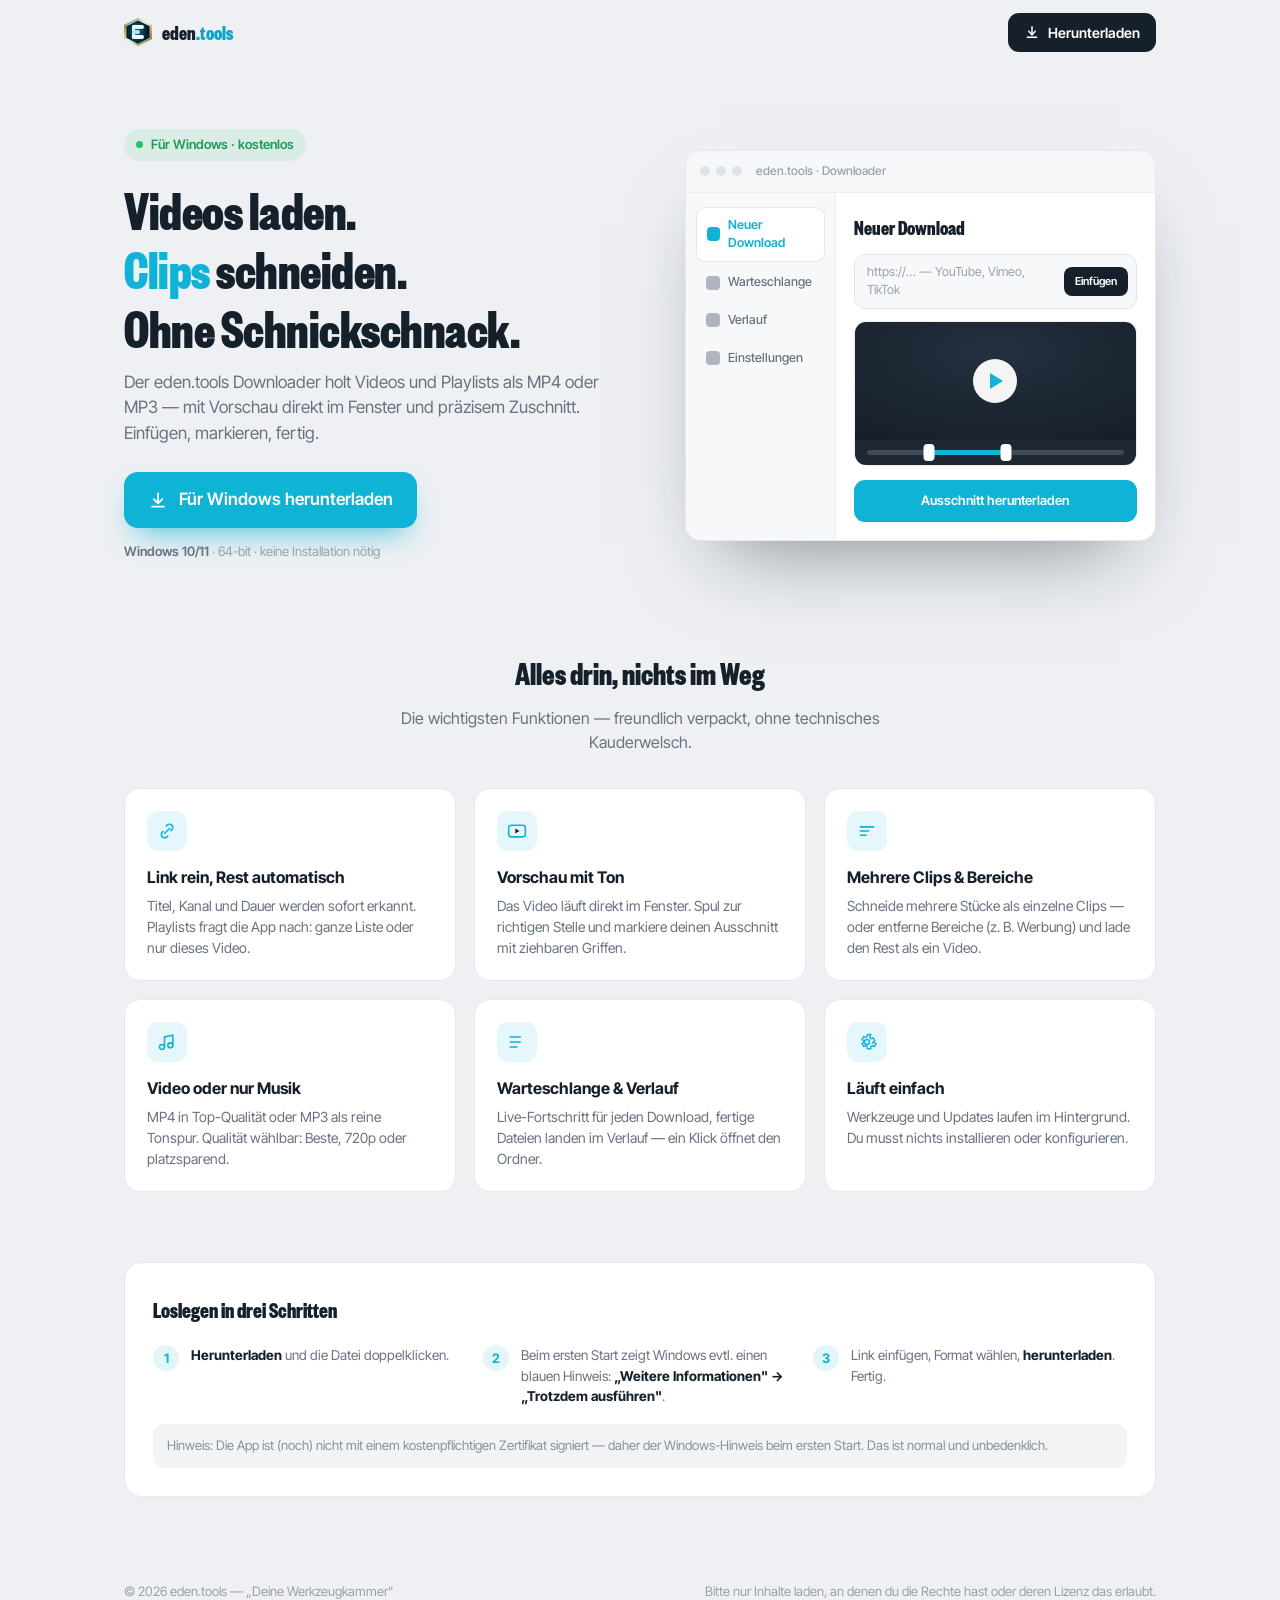
<file: site/index.html>
<!DOCTYPE html>
<html lang="de">
<head>
<meta charset="utf-8">
<meta name="viewport" content="width=device-width, initial-scale=1">
<title>eden.tools — Downloader</title>
<meta name="description" content="Eden.tools Downloader — Videos laden, Clips schneiden, ohne Schnickschnack. Für Windows.">
<style>
@font-face{font-family:'Founders';src:url('fonts/FoundersGroteskX-Condensed-Bold.otf') format('opentype');font-weight:700;font-display:block}
@font-face{font-family:'Founders';src:url('fonts/FoundersGroteskX-Condensed-Semibold.otf') format('opentype');font-weight:600;font-display:block}
@font-face{font-family:'InterTight';src:url('fonts/InterTight-Regular.ttf') format('truetype');font-weight:400;font-display:swap}
@font-face{font-family:'InterTight';src:url('fonts/InterTight-Medium.ttf') format('truetype');font-weight:500;font-display:swap}
@font-face{font-family:'InterTight';src:url('fonts/InterTight-SemiBold.ttf') format('truetype');font-weight:600;font-display:swap}
@font-face{font-family:'InterTight';src:url('fonts/InterTight-Bold.ttf') format('truetype');font-weight:700;font-display:swap}

:root{
  --accent:#0fb3d6; --accent-logo:#0fa6c9;
  --bg:#eef0f3; --card:#fff;
  --ink:#16202b; --muted:#6a7280; --weak:#8a9099; --weaker:#9aa1ab;
  --border:#e7e9ed; --border-2:#eceef1; --divider:#f1f3f5;
  --success:#22c06a; --success-ink:#1f9d57;
  --player:#161d27; --player-bar:#1e2733;
}
*{box-sizing:border-box}
html,body{margin:0;padding:0}
body{
  font-family:'InterTight',system-ui,-apple-system,sans-serif;
  color:var(--ink); background:var(--bg);
  -webkit-font-smoothing:antialiased; line-height:1.5;
}
a{color:inherit; text-decoration:none}
.wrap{max-width:1080px; margin:0 auto; padding:0 24px}

/* header */
header{position:sticky; top:0; z-index:10; background:rgba(238,240,243,.85); backdrop-filter:blur(8px); border-bottom:1px solid var(--border-2)}
.bar{display:flex; align-items:center; justify-content:space-between; height:64px}
.brand{display:flex; align-items:center; gap:10px}
.wordmark{font-family:'Founders',sans-serif; font-weight:700; font-size:22px; line-height:1}
.wordmark .a{color:var(--ink)} .wordmark .b{color:var(--accent-logo)}
.nav-cta{display:inline-flex; align-items:center; gap:8px; background:var(--ink); color:#fff; font-weight:600; font-size:14px; padding:9px 16px; border-radius:11px}

/* hero */
.hero{display:grid; grid-template-columns:1.05fr .95fr; gap:40px; align-items:center; padding:64px 0 56px}
.eyebrow{display:inline-flex; align-items:center; gap:8px; font-size:13px; font-weight:600; color:var(--success-ink); background:rgba(34,192,106,.1); padding:6px 12px; border-radius:999px}
.eyebrow .dot{width:7px;height:7px;border-radius:50%;background:var(--success)}
h1{font-family:'Founders',sans-serif; font-weight:700; font-size:58px; line-height:1.02; letter-spacing:-.5px; margin:18px 0 14px}
h1 .hl{color:var(--accent)}
.lead{font-size:17px; color:var(--muted); max-width:30em; margin:0 0 26px}
.cta-row{display:flex; align-items:center; gap:14px; flex-wrap:wrap}
.btn-download{
  display:inline-flex; align-items:center; gap:11px; background:var(--accent); color:#fff;
  font-weight:600; font-size:17px; padding:15px 24px; border-radius:14px;
  box-shadow:0 14px 30px -12px rgba(15,179,214,.8); transition:transform .12s, filter .12s;
}
.btn-download:hover{transform:translateY(-1px); filter:brightness(1.05)}
.cta-meta{font-size:13px; color:var(--weaker)}
.cta-meta b{color:var(--muted); font-weight:600}

/* app window mock */
.mock{
  border-radius:16px; overflow:hidden; background:var(--card); border:1px solid var(--border);
  box-shadow:0 40px 80px -36px rgba(20,30,45,.5);
}
.mock .tb{height:42px; display:flex; align-items:center; gap:8px; padding:0 14px; background:#f6f7f9; border-bottom:1px solid var(--border-2); font-size:12px; color:var(--weaker); font-weight:500}
.mock .dots{display:flex; gap:6px}
.mock .dots i{width:10px;height:10px;border-radius:50%;background:#dfe3e8;display:inline-block}
.mock .body{display:flex; min-height:300px}
.mock .side{width:150px; flex:none; background:#f7f8fa; border-right:1px solid var(--border-2); padding:14px 10px}
.mock .navi{display:flex; align-items:center; gap:8px; padding:8px 10px; border-radius:9px; font-size:12.5px; color:var(--muted); font-weight:500; margin-bottom:3px}
.mock .navi.on{background:#fff; border:1px solid #e3e6eb; color:var(--accent); font-weight:600}
.mock .ico{width:14px;height:14px;border-radius:4px;background:currentColor;opacity:.5}
.mock .navi.on .ico{opacity:1}
.mock .main{flex:1; padding:18px}
.mock h3{font-family:'Founders',sans-serif; font-weight:700; font-size:22px; margin:0 0 10px}
.mock .field{display:flex; align-items:center; gap:8px; background:#f7f8fa; border:1px solid #e3e6eb; border-radius:11px; padding:8px 8px 8px 12px; font-size:12.5px; color:var(--weaker)}
.mock .field .ins{margin-left:auto; background:var(--ink); color:#fff; font-size:11px; font-weight:600; padding:6px 11px; border-radius:8px}
.mock .player{margin-top:12px; border-radius:12px; overflow:hidden; border:1px solid var(--border-2)}
.mock .stage{height:118px; background:radial-gradient(120% 130% at 50% 25%,#23303f,#11171f); display:flex; align-items:center; justify-content:center}
.mock .play{width:44px;height:44px;border-radius:50%;background:rgba(255,255,255,.95);display:flex;align-items:center;justify-content:center}
.mock .play:after{content:"";border-left:13px solid var(--accent);border-top:8px solid transparent;border-bottom:8px solid transparent;margin-left:3px}
.mock .ctrls{background:var(--player-bar); padding:10px 12px}
.mock .scrub{height:5px;border-radius:999px;background:rgba(255,255,255,.16);position:relative}
.mock .scrub .band{position:absolute;left:24%;width:30%;height:5px;border-radius:999px;background:var(--accent)}
.mock .scrub .h1{position:absolute;left:24%;top:-6px;width:11px;height:17px;border-radius:4px;background:#fff;transform:translateX(-50%)}
.mock .scrub .h2{position:absolute;left:54%;top:-6px;width:11px;height:17px;border-radius:4px;background:#fff;transform:translateX(-50%)}
.mock .dlbtn{margin-top:14px;background:var(--accent);color:#fff;text-align:center;font-weight:600;font-size:13px;padding:11px;border-radius:11px}

/* features */
section.block{padding:30px 0 10px}
.sec-title{font-family:'Founders',sans-serif; font-weight:700; font-size:34px; text-align:center; margin:0 0 8px}
.sec-sub{text-align:center; color:var(--muted); margin:0 auto 34px; max-width:34em}
.grid{display:grid; grid-template-columns:repeat(3,1fr); gap:18px}
.feat{background:var(--card); border:1px solid var(--border); border-radius:16px; padding:22px}
.feat .badge{width:40px;height:40px;border-radius:11px;background:rgba(15,179,214,.1);display:flex;align-items:center;justify-content:center;margin-bottom:14px}
.feat .badge svg{stroke:var(--accent)}
.feat h4{font-size:16px; margin:0 0 6px}
.feat p{font-size:14px; color:var(--muted); margin:0}

/* install / smartscreen */
.install{background:var(--card); border:1px solid var(--border); border-radius:18px; padding:28px; margin-top:30px}
.install h3{font-family:'Founders',sans-serif; font-weight:700; font-size:24px; margin:0 0 6px}
.steps{display:grid; grid-template-columns:repeat(3,1fr); gap:16px; margin-top:18px}
.step{display:flex; gap:12px}
.step .n{flex:none;width:26px;height:26px;border-radius:50%;background:rgba(15,179,214,.12);color:var(--accent);font-weight:700;font-size:13px;display:flex;align-items:center;justify-content:center}
.step p{margin:0;font-size:13.5px;color:var(--muted)}
.step b{color:var(--ink)}
.note{margin-top:18px;font-size:13px;color:var(--weak);background:var(--divider);border-radius:11px;padding:12px 14px}

/* footer */
footer{margin-top:48px;border-top:1px solid var(--border-2);padding:26px 0 40px;color:var(--weaker);font-size:13px}
.foot{display:flex;justify-content:space-between;gap:16px;flex-wrap:wrap;align-items:center}

/* EdenMark logo */
.em{position:relative;display:inline-block;width:28px;height:28px;flex:none}
.em>div{position:absolute;clip-path:polygon(50% 0,100% 25%,100% 75%,50% 100%,0 75%,0 25%)}
.em .bz{inset:0;background:linear-gradient(135deg,#7c571c,#c39c4c 22%,#fff6db 46%,#efe0a8 55%,#c39c4c 74%,#7c571c);box-shadow:0 0 14px -4px rgba(56,225,255,.42)}
.em .fc{inset:5.5%;background:linear-gradient(160deg,rgba(180,245,255,.9),rgba(56,225,255,.55))}
.em .co{inset:8.5%;background:radial-gradient(72% 70% at 50% 40%,#0c2336,#06121f 54%,#03080f)}
.em .mo{position:absolute;left:30%;top:25.5%;width:40%;height:49%;clip-path:none;filter:drop-shadow(0 0 5px rgba(56,225,255,.6))}
.em .mo i{position:absolute;border-radius:2px;background:linear-gradient(180deg,#fff,#d6f3ff)}
.em .mo .b1{left:0;top:0;width:25%;height:100%}
.em .mo .b2{left:0;top:0;width:100%;height:25%}
.em .mo .b3{left:0;top:37.5%;width:72%;height:25%;background:#9fe9ff}
.em .mo .b4{left:0;bottom:0;width:100%;height:25%}

@media (max-width:840px){
  .hero{grid-template-columns:1fr; gap:30px; padding:40px 0}
  h1{font-size:42px}
  .grid,.steps{grid-template-columns:1fr}
}
</style>
</head>
<body>

<header>
  <div class="wrap bar">
    <div class="brand">
      <span class="em"><div class="bz"></div><div class="fc"></div><div class="co"></div><span class="mo"><i class="b1"></i><i class="b2"></i><i class="b3"></i><i class="b4"></i></span></span>
      <span class="wordmark"><span class="a">eden</span><span class="b">.tools</span></span>
    </div>
    <a class="nav-cta" href="#download">
      <svg width="16" height="16" viewBox="0 0 24 24" fill="none" stroke="#fff" stroke-width="2.2" stroke-linecap="round" stroke-linejoin="round"><path d="M12 4v12"/><path d="M7 11l5 5 5-5"/><path d="M5 20h14"/></svg>
      Herunterladen
    </a>
  </div>
</header>

<main class="wrap">

  <!-- HERO -->
  <section class="hero" id="download">
    <div>
      <span class="eyebrow"><span class="dot"></span>Für Windows · kostenlos</span>
      <h1>Videos laden.<br><span class="hl">Clips</span> schneiden.<br>Ohne Schnickschnack.</h1>
      <p class="lead">Der eden.tools Downloader holt Videos und Playlists als MP4 oder MP3 — mit Vorschau direkt im Fenster und präzisem Zuschnitt. Einfügen, markieren, fertig.</p>
      <div class="cta-row">
        <a class="btn-download" href="downloads/Eden-Downloader.exe" download>
          <svg width="20" height="20" viewBox="0 0 24 24" fill="none" stroke="#fff" stroke-width="2.2" stroke-linecap="round" stroke-linejoin="round"><path d="M12 4v12"/><path d="M7 11l5 5 5-5"/><path d="M5 20h14"/></svg>
          Für Windows herunterladen
        </a>
        <span class="cta-meta"><b>Windows 10/11</b> · 64-bit · keine Installation nötig</span>
      </div>
    </div>

    <!-- App-Mock -->
    <div class="mock" aria-hidden="true">
      <div class="tb"><span class="dots"><i></i><i></i><i></i></span><span style="margin-left:6px">eden.tools · Downloader</span></div>
      <div class="body">
        <div class="side">
          <div class="navi on"><span class="ico"></span>Neuer Download</div>
          <div class="navi"><span class="ico"></span>Warteschlange</div>
          <div class="navi"><span class="ico"></span>Verlauf</div>
          <div class="navi"><span class="ico"></span>Einstellungen</div>
        </div>
        <div class="main">
          <h3>Neuer Download</h3>
          <div class="field">https://… — YouTube, Vimeo, TikTok <span class="ins">Einfügen</span></div>
          <div class="player">
            <div class="stage"><span class="play"></span></div>
            <div class="ctrls">
              <div class="scrub"><span class="band"></span><span class="h1"></span><span class="h2"></span></div>
            </div>
          </div>
          <div class="dlbtn">Ausschnitt herunterladen</div>
        </div>
      </div>
    </div>
  </section>

  <!-- FEATURES -->
  <section class="block">
    <h2 class="sec-title">Alles drin, nichts im Weg</h2>
    <p class="sec-sub">Die wichtigsten Funktionen — freundlich verpackt, ohne technisches Kauderwelsch.</p>
    <div class="grid">
      <div class="feat">
        <div class="badge"><svg width="20" height="20" viewBox="0 0 24 24" fill="none" stroke-width="1.9" stroke-linecap="round"><path d="M9 15l6-6"/><path d="M11 6l1-1a4 4 0 015.7 5.7l-1 1"/><path d="M13 18l-1 1A4 4 0 016.3 13.3l1-1"/></svg></div>
        <h4>Link rein, Rest automatisch</h4>
        <p>Titel, Kanal und Dauer werden sofort erkannt. Playlists fragt die App nach: ganze Liste oder nur dieses Video.</p>
      </div>
      <div class="feat">
        <div class="badge"><svg width="20" height="20" viewBox="0 0 24 24" fill="none" stroke-width="1.9"><rect x="2" y="5" width="20" height="14" rx="3"/><path d="M10 9l5 3-5 3z" fill="currentColor" stroke="none"/></svg></div>
        <h4>Vorschau mit Ton</h4>
        <p>Das Video läuft direkt im Fenster. Spul zur richtigen Stelle und markiere deinen Ausschnitt mit ziehbaren Griffen.</p>
      </div>
      <div class="feat">
        <div class="badge"><svg width="20" height="20" viewBox="0 0 24 24" fill="none" stroke-width="1.9" stroke-linecap="round"><path d="M4 7h16M4 12h10M4 17h7"/></svg></div>
        <h4>Mehrere Clips & Bereiche</h4>
        <p>Schneide mehrere Stücke als einzelne Clips — oder entferne Bereiche (z. B. Werbung) und lade den Rest als ein Video.</p>
      </div>
      <div class="feat">
        <div class="badge"><svg width="20" height="20" viewBox="0 0 24 24" fill="none" stroke-width="1.9"><path d="M9 18V6l10-2v12"/><circle cx="6" cy="18" r="3"/><circle cx="16" cy="16" r="3"/></svg></div>
        <h4>Video oder nur Musik</h4>
        <p>MP4 in Top-Qualität oder MP3 als reine Tonspur. Qualität wählbar: Beste, 720p oder platzsparend.</p>
      </div>
      <div class="feat">
        <div class="badge"><svg width="20" height="20" viewBox="0 0 24 24" fill="none" stroke-width="1.9" stroke-linecap="round"><path d="M4 6h12M4 12h12M4 18h8"/></svg></div>
        <h4>Warteschlange & Verlauf</h4>
        <p>Live-Fortschritt für jeden Download, fertige Dateien landen im Verlauf — ein Klick öffnet den Ordner.</p>
      </div>
      <div class="feat">
        <div class="badge"><svg width="20" height="20" viewBox="0 0 24 24" fill="none" stroke-width="1.7"><circle cx="12" cy="12" r="3"/><path d="M19 13a1.6 1.6 0 00.3-1l2-1.5-2-3.4-2.3 1a7 7 0 00-1.7-1L16.5 3h-4l-.4 2.6a7 7 0 00-1.7 1l-2.3-1-2 3.4 2 1.5a7 7 0 000 2l-2 1.5 2 3.4 2.3-1a7 7 0 001.7 1l.4 2.6h4l.4-2.6a7 7 0 001.7-1l2.3 1 2-3.4-2-1.5z"/></svg></div>
        <h4>Läuft einfach</h4>
        <p>Werkzeuge und Updates laufen im Hintergrund. Du musst nichts installieren oder konfigurieren.</p>
      </div>
    </div>
  </section>

  <!-- INSTALL / SMARTSCREEN -->
  <section class="block">
    <div class="install">
      <h3>Loslegen in drei Schritten</h3>
      <div class="steps">
        <div class="step"><span class="n">1</span><p><b>Herunterladen</b> und die Datei doppelklicken.</p></div>
        <div class="step"><span class="n">2</span><p>Beim ersten Start zeigt Windows evtl. einen blauen Hinweis: <b>„Weitere Informationen" → „Trotzdem ausführen"</b>.</p></div>
        <div class="step"><span class="n">3</span><p>Link einfügen, Format wählen, <b>herunterladen</b>. Fertig.</p></div>
      </div>
      <div class="note">Hinweis: Die App ist (noch) nicht mit einem kostenpflichtigen Zertifikat signiert — daher der Windows-Hinweis beim ersten Start. Das ist normal und unbedenklich.</div>
    </div>
  </section>

</main>

<footer>
  <div class="wrap foot">
    <div>© <span id="yr"></span> eden.tools — „Deine Werkzeugkammer"</div>
    <div>Bitte nur Inhalte laden, an denen du die Rechte hast oder deren Lizenz das erlaubt.</div>
  </div>
</footer>

<script>document.getElementById('yr').textContent=new Date().getFullYear();</script>
</body>
</html>
</file>
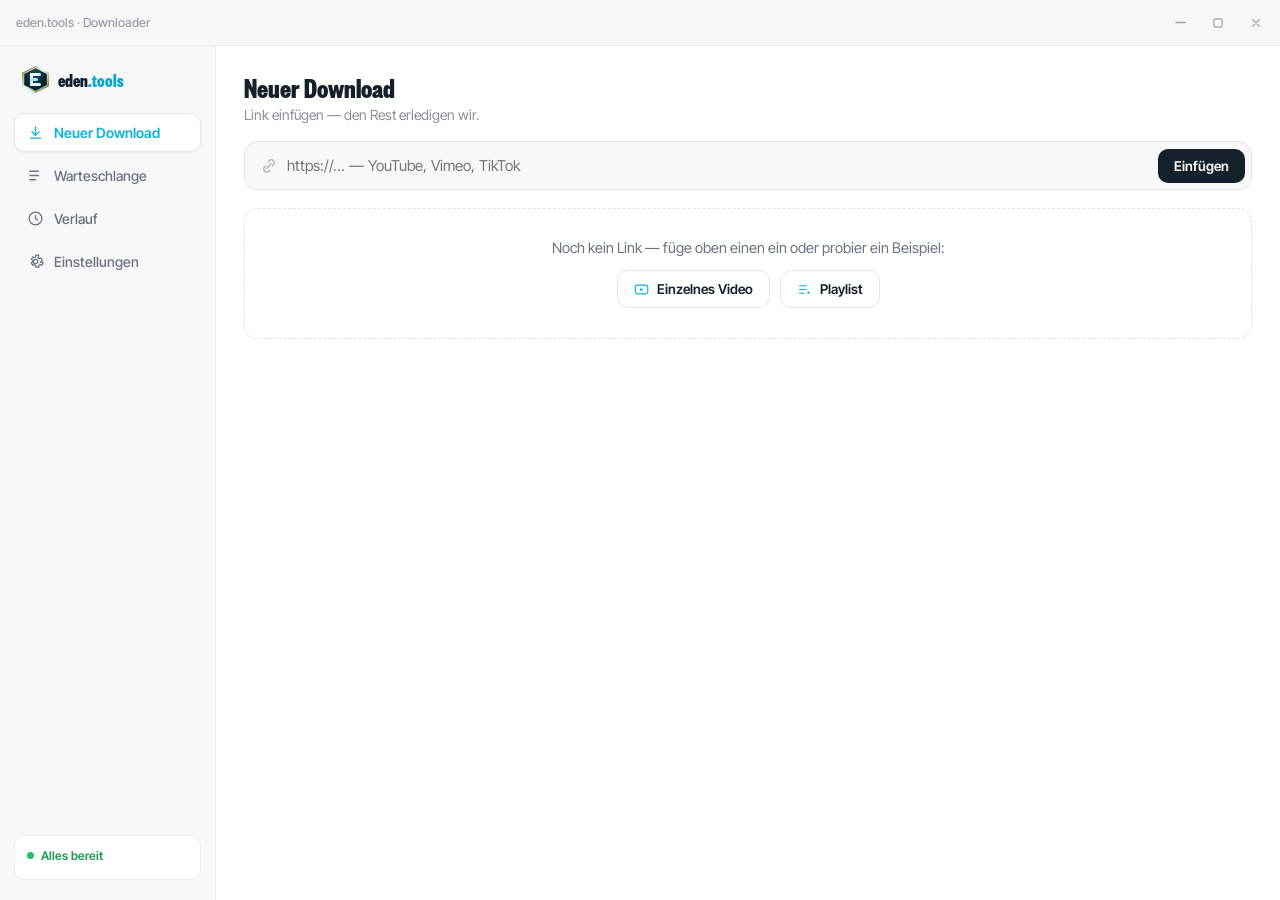
<file: web/index.html>
<!DOCTYPE html>
<html lang="de">
<head>
<meta charset="utf-8">
<meta name="viewport" content="width=device-width, initial-scale=1">
<title>Eden.tools — Downloader</title>
<link rel="stylesheet" href="styles.css">
</head>
<body>
<div class="app-bg">
  <div class="window">

    <!-- titlebar (eigene Fensterleiste; Drag-Region zum Verschieben) -->
    <div class="titlebar">
      <span class="tb-title pywebview-drag-region">eden.tools · Downloader</span>
      <div class="tb-controls">
        <button class="win-btn" id="tb-min" title="Minimieren"><svg width="13" height="13" viewBox="0 0 14 14"><path d="M2 7h10" stroke="currentColor" stroke-width="1.4" stroke-linecap="round"/></svg></button>
        <button class="win-btn" id="tb-max" title="Maximieren"><svg width="12" height="12" viewBox="0 0 14 14"><rect x="2.2" y="2.2" width="9.6" height="9.6" rx="2" stroke="currentColor" stroke-width="1.4" fill="none"/></svg></button>
        <button class="win-btn win-close" id="tb-close" title="Schließen"><svg width="12" height="12" viewBox="0 0 14 14"><path d="M3 3l8 8M11 3l-8 8" stroke="currentColor" stroke-width="1.4" stroke-linecap="round"/></svg></button>
      </div>
    </div>

    <div class="layout">

      <!-- ============ SIDEBAR ============ -->
      <div class="sidebar">
        <div class="brand">
          <span class="edenmark" style="width:27px;height:27px;flex:none">
            <div class="em-bezel"></div><div class="em-facet"></div><div class="em-core"></div><div class="em-sheen"></div>
            <span class="em-mono"><i class="b1"></i><i class="b2"></i><i class="b3"></i><i class="b4"></i></span>
          </span>
          <span class="wordmark"><span class="w-eden">eden</span><span class="w-tools">.tools</span></span>
        </div>

        <div class="nav-item active" id="nav-new" data-view="new">
          <svg width="17" height="17" viewBox="0 0 24 24" fill="none" stroke="currentColor" stroke-width="1.8" stroke-linecap="round" stroke-linejoin="round"><path d="M12 4v12"/><path d="M7 11l5 5 5-5"/><path d="M5 20h14"/></svg>
          <span class="nav-label">Neuer Download</span>
        </div>
        <div class="nav-item" id="nav-queue" data-view="queue">
          <svg width="17" height="17" viewBox="0 0 24 24" fill="none" stroke="currentColor" stroke-width="1.8" stroke-linecap="round"><path d="M4 6h12M4 12h12M4 18h8"/></svg>
          <span class="nav-label">Warteschlange</span>
          <span class="nav-badge hidden" id="queue-badge">0</span>
        </div>
        <div class="nav-item" id="nav-history" data-view="history">
          <svg width="17" height="17" viewBox="0 0 24 24" fill="none" stroke="currentColor" stroke-width="1.8" stroke-linecap="round" stroke-linejoin="round"><path d="M12 8v4l3 2"/><circle cx="12" cy="12" r="9"/></svg>
          <span class="nav-label">Verlauf</span>
        </div>
        <div class="nav-item" id="nav-settings" data-view="settings">
          <svg width="17" height="17" viewBox="0 0 24 24" fill="none" stroke="currentColor" stroke-width="1.7"><circle cx="12" cy="12" r="3"/><path d="M19.4 13a1.6 1.6 0 00.3-1l2-1.5-2-3.4-2.3 1a7 7 0 00-1.7-1L16.5 3h-4l-.4 2.6a7 7 0 00-1.7 1l-2.3-1-2 3.4 2 1.5a7 7 0 000 2l-2 1.5 2 3.4 2.3-1a7 7 0 001.7 1l.4 2.6h4l.4-2.6a7 7 0 001.7-1l2.3 1 2-3.4-2-1.5z"/></svg>
          <span class="nav-label">Einstellungen</span>
        </div>

        <div class="status-card" id="status-card">
          <div class="sc-line"><span class="sc-dot"></span><span id="status-text">Alles bereit</span></div>
          <div class="sc-sub" id="status-sub"></div>
          <div class="sc-bar hidden" id="upd-bar"><i id="upd-fill"></i></div>
          <button class="sc-btn hidden" id="upd-btn">Jetzt aktualisieren</button>
        </div>
      </div>

      <!-- ============ CONTENT ============ -->
      <div class="content">

        <!-- ---------- NEUER DOWNLOAD ---------- -->
        <div class="view" id="view-new">
          <h2>Neuer Download</h2>
          <p class="subline">Link einfügen — den Rest erledigen wir.</p>

          <div class="link-field">
            <svg width="18" height="18" viewBox="0 0 24 24" fill="none" stroke="#aab0ba" stroke-width="1.7" stroke-linecap="round"><path d="M9 15l6-6"/><path d="M11 6l1-1a4 4 0 015.7 5.7l-1 1"/><path d="M13 18l-1 1A4 4 0 016.3 13.3l1-1"/></svg>
          <input id="url-input" placeholder="https://… — YouTube, Vimeo, TikTok"/>
            <button class="btn-dark" id="paste-btn">Einfügen</button>
          </div>

          <!-- empty -->
          <div class="empty" id="empty-state">
            <div class="empty-h">Noch kein Link — füge oben einen ein oder probier ein Beispiel:</div>
            <div class="empty-actions">
              <button class="btn-example" id="ex-video">
                <svg width="15" height="15" viewBox="0 0 24 24" fill="none" stroke="var(--accent)" stroke-width="1.9"><rect x="2" y="5" width="20" height="14" rx="3"/><path d="M10 9l5 3-5 3z" fill="var(--accent)" stroke="none"/></svg>Einzelnes Video
              </button>
              <button class="btn-example" id="ex-playlist">
                <svg width="15" height="15" viewBox="0 0 24 24" fill="none" stroke="var(--accent)" stroke-width="1.9" stroke-linecap="round"><path d="M4 6h11M4 12h11M4 18h7"/><path d="M17 14v6l4-3z" fill="var(--accent)" stroke="none"/></svg>Playlist
              </button>
            </div>
          </div>

          <!-- detecting -->
          <div class="detecting hidden" id="detecting">
            <span class="spinner"></span><span>Link wird erkannt …</span>
          </div>

          <!-- detected -->
          <div class="detected hidden" id="detected">
            <div class="detected-head">
              <div style="min-width:0;">
                <div class="detected-title" id="detected-title"></div>
                <div class="detected-meta" id="detected-meta"></div>
              </div>
              <button class="icon-btn" id="clear-btn" title="Verwerfen">
                <svg width="14" height="14" viewBox="0 0 24 24" fill="none" stroke="currentColor" stroke-width="2" stroke-linecap="round"><path d="M6 6l12 12M18 6L6 18"/></svg>
              </button>
            </div>

            <!-- playlist choice -->
            <div class="pl-banner hidden" id="playlist-banner">
              <div class="pl-row">
                <svg width="18" height="18" viewBox="0 0 24 24" fill="none" stroke="var(--accent)" stroke-width="1.9" stroke-linecap="round"><path d="M4 6h11M4 12h11M4 18h7"/><path d="M17 14v6l4-3z" fill="var(--accent)" stroke="none"/></svg>
                <span class="pl-text"><strong style="font-weight:700;">Playlist erkannt</strong> — <span id="pl-count">0</span> Videos. Was möchtest du laden?</span>
              </div>
              <div class="pl-actions">
                <button class="btn-primary" id="choose-all">Ganze Playlist</button>
                <button class="btn-ghost" id="choose-single">Nur dieses Video</button>
              </div>
            </div>

            <!-- flow -->
            <div class="hidden" id="flow">
              <div class="mode-pill hidden" id="mode-pill">
                <span id="mode-pill-label"></span><span class="change" id="mode-change">ändern</span>
              </div>

              <!-- preview player -->
              <div class="player" id="player">
                <div class="player-stage">
                  <video id="preview-video" preload="metadata" playsinline></video>
                  <button class="play-btn" id="play-btn">
                    <svg id="ic-play" width="24" height="24" viewBox="0 0 24 24" fill="var(--accent)"><path d="M8 5v14l11-7z"/></svg>
                    <svg id="ic-pause" class="hidden" width="22" height="22" viewBox="0 0 24 24" fill="var(--accent)"><rect x="6" y="5" width="4" height="14" rx="1"/><rect x="14" y="5" width="4" height="14" rx="1"/></svg>
                  </button>
                  <span class="badge-tl">Vorschau · direkt im Fenster</span>
                  <span class="badge-br"><span id="ph-label">0:00</span> / <span id="dur-label">0:00</span></span>
                  <div class="player-loading hidden" id="player-loading"><span class="spinner"></span><span>Vorschau wird geladen …</span></div>
                </div>

                <div class="player-controls">
                  <div class="scrubber" id="pv-track">
                    <div class="scrub-track"></div>
                    <div class="scrub-trim" id="scrub-trim"></div>
                    <div class="scrub-fill" id="scrub-fill"></div>
                    <div class="scrub-playhead" id="scrub-playhead"></div>
                    <div class="scrub-handle" id="handle-start"></div>
                    <div class="scrub-handle" id="handle-end"></div>
                  </div>

                  <div class="controls-row">
                    <div class="trim-left">
                      <div class="toggle on" id="trim-toggle"><span class="knob"></span></div>
                      <span class="trim-label">Nur ein Stück</span>
                    </div>
                    <div class="trim-right" id="trim-right">
                      <span class="trim-range"><span id="start-label">0:00</span> – <span id="end-label">0:00</span></span>
                      <button class="btn-trim" id="set-start">Start setzen</button>
                      <button class="btn-trim" id="set-end">Ende setzen</button>
                      <button class="btn-trim btn-add" id="add-seg" title="Diesen Bereich zur Liste hinzufügen">+ Bereich</button>
                    </div>
                  </div>
                </div>
              </div>

              <!-- Mehrfach-Zuschnitt -->
              <div class="seg-panel hidden" id="seg-panel">
                <div class="seg-mode">
                  <div class="seg-mode-opt on" id="segmode-separate" data-mode="separate">Einzelne Clips</div>
                  <div class="seg-mode-opt" id="segmode-remove" data-mode="remove">Bereiche entfernen</div>
                </div>
                <div class="seg-list" id="seg-list"></div>
                <div class="seg-hint" id="seg-hint"></div>
              </div>

              <!-- format + quality -->
              <div class="fmt-quality">
                <div class="segment">
                  <div class="seg-opt on" id="fmt-video">
                    <svg width="16" height="16" viewBox="0 0 24 24" fill="none" stroke="currentColor" stroke-width="1.8"><rect x="2" y="5" width="20" height="14" rx="3"/><path d="M10 9l5 3-5 3z" fill="currentColor" stroke="none"/></svg>Video
                  </div>
                  <div class="seg-opt" id="fmt-audio">
                    <svg width="16" height="16" viewBox="0 0 24 24" fill="none" stroke="currentColor" stroke-width="1.8"><path d="M9 18V6l10-2v12"/><circle cx="6" cy="18" r="3"/><circle cx="16" cy="16" r="3"/></svg>Nur Musik
                  </div>
                </div>
                <div class="quality" id="quality">
                  <div class="quality-btn" id="quality-btn">
                    <span id="quality-label">Beste</span>
                    <svg width="14" height="14" viewBox="0 0 24 24" fill="none" stroke="#9aa1ab" stroke-width="2"><path d="M6 9l6 6 6-6"/></svg>
                  </div>
                  <div class="quality-menu hidden" id="quality-menu">
                    <div class="q-opt on" data-q="best"><div><div class="q-title">Beste</div><div class="q-sub">Höchste Auflösung</div></div><svg class="q-check" width="16" height="16" viewBox="0 0 24 24" fill="none" stroke="var(--accent)" stroke-width="2.2" stroke-linecap="round" stroke-linejoin="round"><path d="M5 12l5 5 9-11"/></svg></div>
                    <div class="q-opt" data-q="good"><div><div class="q-title">Gut · kleiner</div><div class="q-sub">720p — spart Platz</div></div><svg class="q-check hidden" width="16" height="16" viewBox="0 0 24 24" fill="none" stroke="var(--accent)" stroke-width="2.2" stroke-linecap="round" stroke-linejoin="round"><path d="M5 12l5 5 9-11"/></svg></div>
                    <div class="q-opt" data-q="small"><div><div class="q-title">Platzsparend</div><div class="q-sub">480p — schnell</div></div><svg class="q-check hidden" width="16" height="16" viewBox="0 0 24 24" fill="none" stroke="var(--accent)" stroke-width="2.2" stroke-linecap="round" stroke-linejoin="round"><path d="M5 12l5 5 9-11"/></svg></div>
                  </div>
                </div>
              </div>

              <!-- folder -->
              <div class="folder-row">
                <div class="folder-left">
                  <svg width="17" height="17" viewBox="0 0 24 24" fill="none" stroke="#9aa1ab" stroke-width="1.7"><path d="M3 7a2 2 0 012-2h4l2 2h8a2 2 0 012 2v8a2 2 0 01-2 2H5a2 2 0 01-2-2z"/></svg>
                  <span class="folder-path" id="folder-path">Downloads</span>
                </div>
                <button class="link-btn" id="change-folder">Ändern</button>
              </div>

              <button class="btn-download" id="download-btn">
                <svg width="19" height="19" viewBox="0 0 24 24" fill="none" stroke="#fff" stroke-width="2.2" stroke-linecap="round" stroke-linejoin="round"><path d="M12 4v12"/><path d="M7 11l5 5 5-5"/><path d="M5 20h14"/></svg>
                <span id="download-label">Herunterladen</span>
              </button>
            </div>
          </div>
        </div>

        <!-- ---------- WARTESCHLANGE ---------- -->
        <div class="view hidden" id="view-queue">
          <h2 class="tight">Warteschlange</h2>
          <div class="list-empty" id="queue-empty">Nichts in der Warteschlange. Starte einen Download unter „Neuer Download".</div>
          <div id="queue-list"></div>
        </div>

        <!-- ---------- VERLAUF ---------- -->
        <div class="view hidden" id="view-history">
          <h2 class="tight">Verlauf</h2>
          <div class="list-empty hidden" id="history-empty">Noch keine abgeschlossenen Downloads.</div>
          <div id="history-list"></div>
        </div>

        <!-- ---------- EINSTELLUNGEN ---------- -->
        <div class="view hidden" id="view-settings">
          <h2 class="tight">Einstellungen</h2>
          <div class="settings-list">
            <div class="set-row">
              <div><div class="set-title">Standard-Speicherort</div><div class="set-sub" id="set-folder-path">Downloads</div></div>
              <button class="btn-outline" id="set-change-folder">Ändern</button>
            </div>
            <div class="set-row">
              <div><div class="set-title">Nach dem Download Ordner öffnen</div><div class="set-sub">Zeigt die fertige Datei direkt an</div></div>
              <div class="toggle on" id="toggle-openafter"><span class="knob"></span></div>
            </div>
            <div class="set-row">
              <div><div class="set-title">Werkzeuge automatisch aktuell halten</div><div class="set-sub">Du musst nie etwas manuell installieren</div></div>
              <div class="toggle on" id="toggle-auto"><span class="knob"></span></div>
            </div>
            <div class="set-row">
              <div><div class="set-title">Version</div><div class="set-sub" id="set-version">…</div></div>
              <button class="btn-outline" id="set-check">Nach Updates suchen</button>
            </div>
          </div>
        </div>

      </div>
    </div>
  </div>
</div>

<div class="toast" id="toast"></div>

<script src="app.js"></script>
</body>
</html>
</file>
<file: web/styles.css>
/* ============================================================
   Eden.tools Downloader — UI styles
   Recreated from the design handoff (high-fidelity tokens).
   ============================================================ */

@font-face{font-family:'Founders';src:url('fonts/FoundersGroteskX-Condensed-Bold.otf') format('opentype');font-weight:700;font-display:block}
@font-face{font-family:'Founders';src:url('fonts/FoundersGroteskX-Condensed-Semibold.otf') format('opentype');font-weight:600;font-display:block}
@font-face{font-family:'InterTight';src:url('fonts/InterTight-Regular.ttf') format('truetype');font-weight:400;font-display:swap}
@font-face{font-family:'InterTight';src:url('fonts/InterTight-Medium.ttf') format('truetype');font-weight:500;font-display:swap}
@font-face{font-family:'InterTight';src:url('fonts/InterTight-SemiBold.ttf') format('truetype');font-weight:600;font-display:swap}
@font-face{font-family:'InterTight';src:url('fonts/InterTight-Bold.ttf') format('truetype');font-weight:700;font-display:swap}

:root{
  --accent:#0fb3d6;
  --accent-logo:#0fa6c9;
  --bg-outer:#e9ebee;
  --card:#ffffff;
  --titlebar:#f6f7f9;
  --sidebar:#f7f8fa;
  --field:#f7f8fa;
  --border:#e7e9ed;
  --border-2:#eceef1;
  --border-3:#e3e6eb;
  --divider:#f1f3f5;
  --ink:#16202b;
  --muted:#6a7280;
  --weak:#8a9099;
  --weaker:#9aa1ab;
  --weakest:#aab0ba;
  --dark-btn:#16202b;
  --success:#22c06a;
  --success-ink:#1f9d57;
  --player:#161d27;
  --player-bar:#1e2733;
}

*{box-sizing:border-box}
html,body{margin:0;padding:0;height:100%}
input{font-family:inherit}
input:focus{outline:none}
::selection{background:rgba(15,179,214,.25)}
.hidden{display:none !important}

body{
  font-family:'InterTight',system-ui,sans-serif;
  background:var(--bg-outer);
  color:var(--ink);
  -webkit-font-smoothing:antialiased;
}

.app-bg{ min-height:100vh; }
.window{
  width:100%; min-height:100vh;
  display:flex; flex-direction:column;
  background:var(--card); overflow:hidden;
}

/* ---------- titlebar ---------- */
.titlebar{
  height:46px; display:flex; align-items:center; justify-content:space-between;
  padding:0 6px 0 16px; background:var(--titlebar); border-bottom:1px solid var(--border-2);
  user-select:none; -webkit-user-select:none; flex:none;
}
.titlebar .tb-title{font-size:12.5px; color:var(--weaker); font-weight:500; flex:1; height:100%; display:flex; align-items:center;}
.pywebview-drag-region{cursor:default;}
.titlebar .tb-controls{display:flex; align-items:center; gap:2px; color:var(--weakest);}
.win-btn{
  width:36px; height:30px; border:none; background:none; color:var(--weaker);
  display:flex; align-items:center; justify-content:center; cursor:pointer; border-radius:7px;
}
.win-btn:hover{background:rgba(20,30,45,.08); color:var(--ink);}
.win-close:hover{background:#e81123; color:#fff;}

/* ---------- layout ---------- */
.layout{display:flex; align-items:stretch; flex:1; min-height:0;}

/* ---------- sidebar ---------- */
.sidebar{
  width:216px; flex:none; background:var(--sidebar);
  border-right:1px solid var(--border-2);
  padding:20px 14px; display:flex; flex-direction:column;
}
.brand{display:flex; align-items:center; gap:9px; padding:0 8px 20px;}
.wordmark{font-family:'Founders',sans-serif; font-weight:700; font-size:20px; line-height:1;}
.wordmark .w-eden{color:var(--ink)}
.wordmark .w-tools{color:var(--accent-logo)}

.nav-item{
  display:flex; align-items:center; gap:10px;
  padding:10px 12px; border-radius:10px; font-size:14px; cursor:pointer;
  margin-bottom:4px; transition:background .15s;
  background:transparent; border:1px solid transparent; color:var(--muted); font-weight:500;
}
.nav-item:hover{background:rgba(20,30,45,.035)}
.nav-item.active{
  background:#fff; border:1px solid var(--border-3);
  box-shadow:0 1px 2px rgba(20,30,45,.05);
  color:var(--accent); font-weight:600;
}
.nav-item .nav-label{flex:1}
.nav-badge{
  min-width:18px; height:18px; padding:0 5px; border-radius:999px;
  background:var(--accent); color:#fff; font-size:11px; font-weight:700;
  display:flex; align-items:center; justify-content:center;
}
.status-card{
  margin-top:auto; padding:12px; border-radius:10px;
  background:#fff; border:1px solid var(--border-2);
}
.status-card .sc-line{display:flex; align-items:center; gap:7px; font-size:12px; color:var(--success-ink); font-weight:600;}
.status-card .sc-dot{width:7px; height:7px; border-radius:50%; background:var(--success); display:inline-block;}
.status-card .sc-sub{font-size:11.5px; color:var(--weaker); margin-top:4px; line-height:1.45;}
.status-card.busy .sc-line{color:var(--muted);}
.status-card.busy .sc-dot{background:var(--weakest);}
.status-card.upd{border-color:var(--accent); box-shadow:0 0 0 3px rgba(15,179,214,.12);}
.status-card.upd .sc-line{color:var(--ink);}
.status-card.upd .sc-dot{background:var(--accent);}
.status-card.err .sc-line{color:#c2413b;}
.status-card.err .sc-dot{background:#e0564f;}
.sc-bar{height:4px; border-radius:99px; background:var(--divider); margin-top:9px; overflow:hidden;}
.sc-bar i{display:block; height:100%; width:0; background:var(--accent); transition:width .3s;}
.sc-btn{margin-top:10px; width:100%; border:0; border-radius:8px; padding:8px 10px; background:var(--accent); color:#fff;
  font-family:inherit; font-size:12.5px; font-weight:700; cursor:pointer;}
.sc-btn:hover{filter:brightness(1.06);}

/* ---------- content ---------- */
.content{flex:1; min-width:0; position:relative;}
.view{padding:26px 28px 28px;}
.view h2{
  font-family:'Founders',sans-serif; font-weight:700; font-size:30px; line-height:1;
  color:var(--ink); margin:0 0 4px;
}
.view .subline{font-size:14px; color:var(--weak); margin:0 0 18px;}
.view h2.tight{margin-bottom:18px}

/* ---------- link field ---------- */
.link-field{
  display:flex; align-items:center; gap:9px;
  background:var(--field); border:1px solid var(--border-3); border-radius:13px;
  padding:6px 6px 6px 15px;
}
.link-field input{flex:1; border:none; background:none; font-size:15px; color:var(--ink); padding:8px 0;}
.btn-dark{
  border:none; background:var(--dark-btn); color:#fff; font-family:inherit;
  font-size:13.5px; font-weight:600; padding:9px 16px; border-radius:10px; cursor:pointer;
}

/* ---------- empty state ---------- */
.empty{
  margin-top:18px; border:1px dashed #dfe2e7; border-radius:14px;
  padding:30px 24px; text-align:center;
}
.empty .empty-h{font-size:14.5px; color:var(--muted); margin-bottom:14px;}
.empty .empty-actions{display:flex; gap:10px; justify-content:center;}
.btn-example{
  display:inline-flex; align-items:center; gap:8px; padding:10px 16px;
  border-radius:11px; border:1px solid var(--border-3); background:#fff;
  font-family:inherit; font-size:13.5px; font-weight:600; color:var(--ink); cursor:pointer;
}

/* ---------- detecting / loading ---------- */
.detecting{
  margin-top:16px; display:flex; align-items:center; gap:10px;
  font-size:14px; color:var(--muted);
}
.spinner{
  width:16px; height:16px; border-radius:50%;
  border:2px solid rgba(20,30,45,.15); border-top-color:var(--accent);
  animation:spin .7s linear infinite;
}
@keyframes spin{to{transform:rotate(360deg)}}

/* ---------- detected ---------- */
.detected{margin-top:16px;}
.detected-head{display:flex; align-items:flex-start; justify-content:space-between; gap:12px; margin-bottom:14px;}
.detected-title{font-size:16px; font-weight:600; color:var(--ink); line-height:1.3;}
.detected-meta{font-size:13px; color:var(--weak); margin-top:3px;}
.icon-btn{
  flex:none; width:30px; height:30px; border-radius:8px; border:1px solid var(--border-3);
  background:#fff; color:var(--weaker); cursor:pointer; display:flex; align-items:center; justify-content:center;
}

/* ---------- playlist banner ---------- */
.pl-banner{
  border:1px solid rgba(15,179,214,.4);
  background:rgba(15,179,214,.06);
  border-radius:14px; padding:14px 16px; margin-bottom:16px;
}
.pl-banner .pl-row{display:flex; align-items:center; gap:10px; margin-bottom:12px;}
.pl-banner .pl-text{font-size:14px; color:var(--ink);}
.pl-banner .pl-actions{display:flex; gap:9px;}
.btn-primary{
  flex:1; border:none; background:var(--accent); color:#fff; font-family:inherit;
  font-size:13.5px; font-weight:600; padding:10px 0; border-radius:10px; cursor:pointer;
}
.btn-ghost{
  flex:1; border:1px solid rgba(15,179,214,.4); background:#fff; color:var(--accent);
  font-family:inherit; font-size:13.5px; font-weight:600; padding:10px 0; border-radius:10px; cursor:pointer;
}

.mode-pill{
  display:inline-flex; align-items:center; gap:8px; margin-bottom:12px;
  padding:6px 12px; border-radius:999px; background:var(--divider);
  font-size:12.5px; font-weight:600; color:#3a424d; white-space:nowrap;
}
.mode-pill .change{color:var(--accent); cursor:pointer;}

/* ---------- preview player ---------- */
.player{border-radius:14px; overflow:hidden; border:1px solid var(--border-2); background:var(--player);}
.player-stage{
  position:relative; height:188px; display:flex; align-items:center; justify-content:center;
  background:radial-gradient(120% 130% at 50% 25%,#23303f,#11171f);
  overflow:hidden;
}
.player-stage video{
  position:absolute; inset:0; width:100%; height:100%; object-fit:contain; background:#0c1118;
}
.play-btn{
  position:relative; z-index:3;
  width:62px; height:62px; border-radius:50%; border:none;
  background:rgba(255,255,255,.95); cursor:pointer;
  display:flex; align-items:center; justify-content:center;
  box-shadow:0 8px 24px rgba(0,0,0,.4);
}
.badge-tl{
  position:absolute; left:14px; top:12px; z-index:3;
  background:rgba(0,0,0,.5); color:#fff; font-size:11.5px; font-weight:600;
  padding:3px 9px; border-radius:6px;
}
.badge-br{
  position:absolute; right:14px; bottom:12px; z-index:3;
  background:rgba(0,0,0,.55); color:#fff; font-size:11px; font-weight:600;
  padding:2px 8px; border-radius:5px;
}
.player-loading{
  position:absolute; inset:0; z-index:4; display:flex; align-items:center; justify-content:center; gap:9px;
  color:rgba(255,255,255,.85); font-size:13px; background:rgba(8,12,18,.35);
}
.player-loading .spinner{border-color:rgba(255,255,255,.25); border-top-color:#fff;}

.player-controls{padding:14px 16px 15px; background:var(--player-bar);}
.scrubber{position:relative; height:24px; display:flex; align-items:center; cursor:pointer;}
.scrub-track{width:100%; height:5px; border-radius:999px; background:rgba(255,255,255,.16);}
.scrub-trim{position:absolute; height:5px; border-radius:999px; background:var(--accent);}
.scrub-fill{position:absolute; left:0; height:5px; border-radius:999px; background:rgba(255,255,255,.5);}
.scrub-playhead{position:absolute; transform:translateX(-50%); width:3px; height:16px; border-radius:2px; background:#fff;}
.scrub-handle{
  position:absolute; transform:translateX(-50%); width:13px; height:20px; border-radius:5px;
  background:#fff; box-shadow:0 1px 4px rgba(0,0,0,.5); cursor:ew-resize; touch-action:none;
}
.controls-row{display:flex; align-items:center; justify-content:space-between; margin-top:12px;}
.trim-left{display:flex; align-items:center; gap:10px;}
.trim-label{font-size:13px; color:rgba(255,255,255,.8); font-weight:500;}
.trim-right{display:flex; align-items:center; gap:8px;}
.trim-range{font-size:12px; color:rgba(255,255,255,.55);}
.btn-trim{
  border:none; background:rgba(255,255,255,.14); color:#fff; font-family:inherit;
  font-size:12px; font-weight:600; padding:7px 11px; border-radius:8px; cursor:pointer;
}
.btn-add{ background:var(--accent); }
.btn-add:hover{ filter:brightness(1.08); }
.scrub-seg{position:absolute; height:5px; border-radius:999px; background:rgba(15,179,214,.55);}

/* ---------- Mehrfach-Zuschnitt ---------- */
.seg-panel{margin-top:12px; border:1px solid var(--border-2); border-radius:12px; padding:12px;}
.seg-mode{display:inline-flex; background:var(--divider); border-radius:10px; padding:3px; gap:3px;}
.seg-mode-opt{padding:7px 12px; border-radius:8px; font-size:13px; font-weight:600; color:var(--weaker); cursor:pointer;}
.seg-mode-opt.on{background:#fff; box-shadow:0 1px 3px rgba(20,30,45,.1); color:var(--accent);}
.seg-list{display:flex; flex-wrap:wrap; gap:8px; margin-top:10px;}
.seg-list:empty{display:none;}
.seg-chip{display:inline-flex; align-items:center; gap:8px; padding:6px 10px; border-radius:999px; background:rgba(15,179,214,.1); color:var(--ink); font-size:12.5px; font-weight:600;}
.seg-chip .seg-x{cursor:pointer; color:var(--weaker); font-weight:700; line-height:1;}
.seg-chip .seg-x:hover{color:#c0392b;}
.seg-hint{font-size:12px; color:var(--weaker); margin-top:10px; line-height:1.45;}

/* ---------- toggles ---------- */
.toggle{
  width:40px; height:23px; border-radius:999px; position:relative; cursor:pointer;
  transition:background .2s; flex:none; background:#d4d8de;
}
.toggle.on{background:var(--accent);}
.toggle .knob{
  position:absolute; top:2px; left:2px; width:19px; height:19px; border-radius:50%;
  background:#fff; transition:transform .2s; box-shadow:0 1px 2px rgba(0,0,0,.2); transform:translateX(0);
}
.toggle.on .knob{transform:translateX(17px);}

/* ---------- format + quality ---------- */
.fmt-quality{display:flex; gap:10px; margin-top:18px;}
.segment{flex:1; display:flex; background:var(--divider); border-radius:11px; padding:4px; gap:4px;}
.seg-opt{
  flex:1; display:flex; align-items:center; justify-content:center; gap:7px;
  border-radius:8px; padding:9px 0; font-size:13px; cursor:pointer;
  font-weight:500; color:var(--weaker);
}
.seg-opt.on{background:#fff; box-shadow:0 1px 3px rgba(20,30,45,.1); font-weight:600; color:var(--accent);}

.quality{position:relative;}
.quality-btn{
  display:flex; align-items:center; gap:8px; height:100%; padding:0 16px;
  background:var(--field); border:1px solid var(--border-3); border-radius:11px;
  font-size:13.5px; font-weight:500; color:var(--ink); cursor:pointer; white-space:nowrap;
}
.quality-menu{
  position:absolute; right:0; top:calc(100% + 6px); width:220px;
  background:#fff; border:1px solid var(--border); border-radius:12px;
  box-shadow:0 16px 40px -16px rgba(20,30,45,.4); padding:6px; z-index:20;
}
.q-opt{
  display:flex; align-items:center; justify-content:space-between; gap:10px;
  padding:10px 12px; border-radius:9px; cursor:pointer; font-size:13.5px;
}
.q-opt.on{background:rgba(15,179,214,.1);}
.q-opt .q-title{font-weight:600; color:var(--ink);}
.q-opt .q-sub{font-size:12px; color:var(--weaker);}

/* ---------- folder ---------- */
.folder-row{
  display:flex; align-items:center; justify-content:space-between;
  margin-top:16px; padding-top:16px; border-top:1px solid var(--border-2);
}
.folder-left{display:flex; align-items:center; gap:9px; min-width:0;}
.folder-path{font-size:13.5px; color:var(--muted); white-space:nowrap; overflow:hidden; text-overflow:ellipsis;}
.link-btn{border:none; background:none; color:var(--accent); font-family:inherit; font-size:13.5px; font-weight:600; cursor:pointer;}

.btn-download{
  width:100%; margin-top:18px; border:none; background:var(--accent); color:#fff;
  font-family:inherit; font-size:16px; font-weight:600; padding:15px 0; border-radius:13px;
  cursor:pointer; display:flex; align-items:center; justify-content:center; gap:9px;
  box-shadow:0 12px 26px -12px rgba(15,179,214,.8);
}
.btn-download:disabled{opacity:.55; cursor:default;}

/* ---------- queue + history lists ---------- */
.list-empty{
  border:1px dashed #dfe2e7; border-radius:14px; padding:46px 24px;
  text-align:center; color:var(--weak); font-size:14.5px;
}
.q-card{
  display:flex; align-items:center; gap:14px; padding:14px;
  border:1px solid var(--border-2); border-radius:14px; margin-bottom:10px;
}
.q-thumb{
  flex:none; width:76px; height:46px; border-radius:9px;
  display:flex; align-items:center; justify-content:center;
}
.q-main{flex:1; min-width:0;}
.q-top{display:flex; align-items:center; justify-content:space-between; gap:10px;}
.q-title{font-size:14.5px; font-weight:600; color:var(--ink); white-space:nowrap; overflow:hidden; text-overflow:ellipsis;}
.q-status{font-size:12.5px; font-weight:600; white-space:nowrap;}
.q-sub{font-size:12.5px; color:var(--weaker); margin:3px 0 8px;}
.q-bar{height:6px; border-radius:999px; background:var(--divider); overflow:hidden;}
.q-bar > div{height:100%; border-radius:999px; width:0%; background:var(--accent); transition:width .25s;}

.h-card{
  display:flex; align-items:center; gap:14px; padding:13px 14px;
  border:1px solid var(--border-2); border-radius:14px; margin-bottom:10px;
}
.h-thumb{flex:none; width:64px; height:40px; border-radius:9px; display:flex; align-items:center; justify-content:center;}
.h-main{flex:1; min-width:0;}
.h-title{font-size:14.5px; font-weight:600; color:var(--ink); white-space:nowrap; overflow:hidden; text-overflow:ellipsis;}
.h-sub{font-size:12.5px; color:var(--weaker); margin-top:2px;}
.btn-outline{
  flex:none; border:1px solid var(--border-3); background:#fff; color:var(--ink);
  font-family:inherit; font-size:12.5px; font-weight:600; padding:8px 13px; border-radius:9px; cursor:pointer;
}

/* ---------- settings ---------- */
.settings-list{display:flex; flex-direction:column; gap:2px;}
.set-row{display:flex; align-items:center; justify-content:space-between; padding:16px 0; border-bottom:1px solid var(--divider);}
.set-title{font-size:14.5px; font-weight:600; color:var(--ink);}
.set-sub{font-size:13px; color:var(--weaker); margin-top:2px;}

/* ---------- toast ---------- */
.toast{
  position:fixed; left:50%; bottom:24px; transform:translateX(-50%);
  background:#16202b; color:#fff; font-size:13px; padding:10px 16px; border-radius:10px;
  box-shadow:0 12px 30px -10px rgba(0,0,0,.5); z-index:99; opacity:0; transition:opacity .2s;
  white-space:pre-line; max-width:min(560px, calc(100vw - 32px)); text-align:center;
}
.toast.show{opacity:1;}

/* ---------- EdenMark logo (CSS hexagon gem) ---------- */
.edenmark{position:relative; display:inline-block;}
.edenmark > div{position:absolute; clip-path:polygon(50% 0,100% 25%,100% 75%,50% 100%,0 75%,0 25%);}
.em-bezel{inset:0; background:linear-gradient(135deg,#7c571c 0%,#c39c4c 22%,#fff6db 46%,#efe0a8 55%,#c39c4c 74%,#7c571c 100%); box-shadow:0 0 16px -4px rgba(56,225,255,.42),0 6px 14px -6px rgba(0,0,0,.6);}
.em-facet{inset:5.5%; background:linear-gradient(160deg,rgba(180,245,255,.9),rgba(56,225,255,.55));}
.em-core{inset:8.5%; background:radial-gradient(72% 70% at 50% 40%,#0c2336 0%,#06121f 54%,#03080f 100%);}
.em-sheen{inset:8.5%; background:linear-gradient(180deg,rgba(180,245,255,.16),transparent 42%);}
.em-mono{position:absolute; left:30%; top:25.5%; width:40%; height:49%; filter:drop-shadow(0 0 6px rgba(56,225,255,.6)); clip-path:none !important;}
.em-mono > i{position:absolute; border-radius:2px;}
.em-mono .b1{left:0; top:0; width:25%; height:100%; background:linear-gradient(180deg,#ffffff,#d6f3ff);}
.em-mono .b2{left:0; top:0; width:100%; height:25%; background:linear-gradient(90deg,#ffffff,#cfeeff);}
.em-mono .b3{left:0; top:37.5%; width:72%; height:25%; background:#9fe9ff;}
.em-mono .b4{left:0; bottom:0; width:100%; height:25%; background:linear-gradient(90deg,#ffffff,#cfeeff);}
</file>
